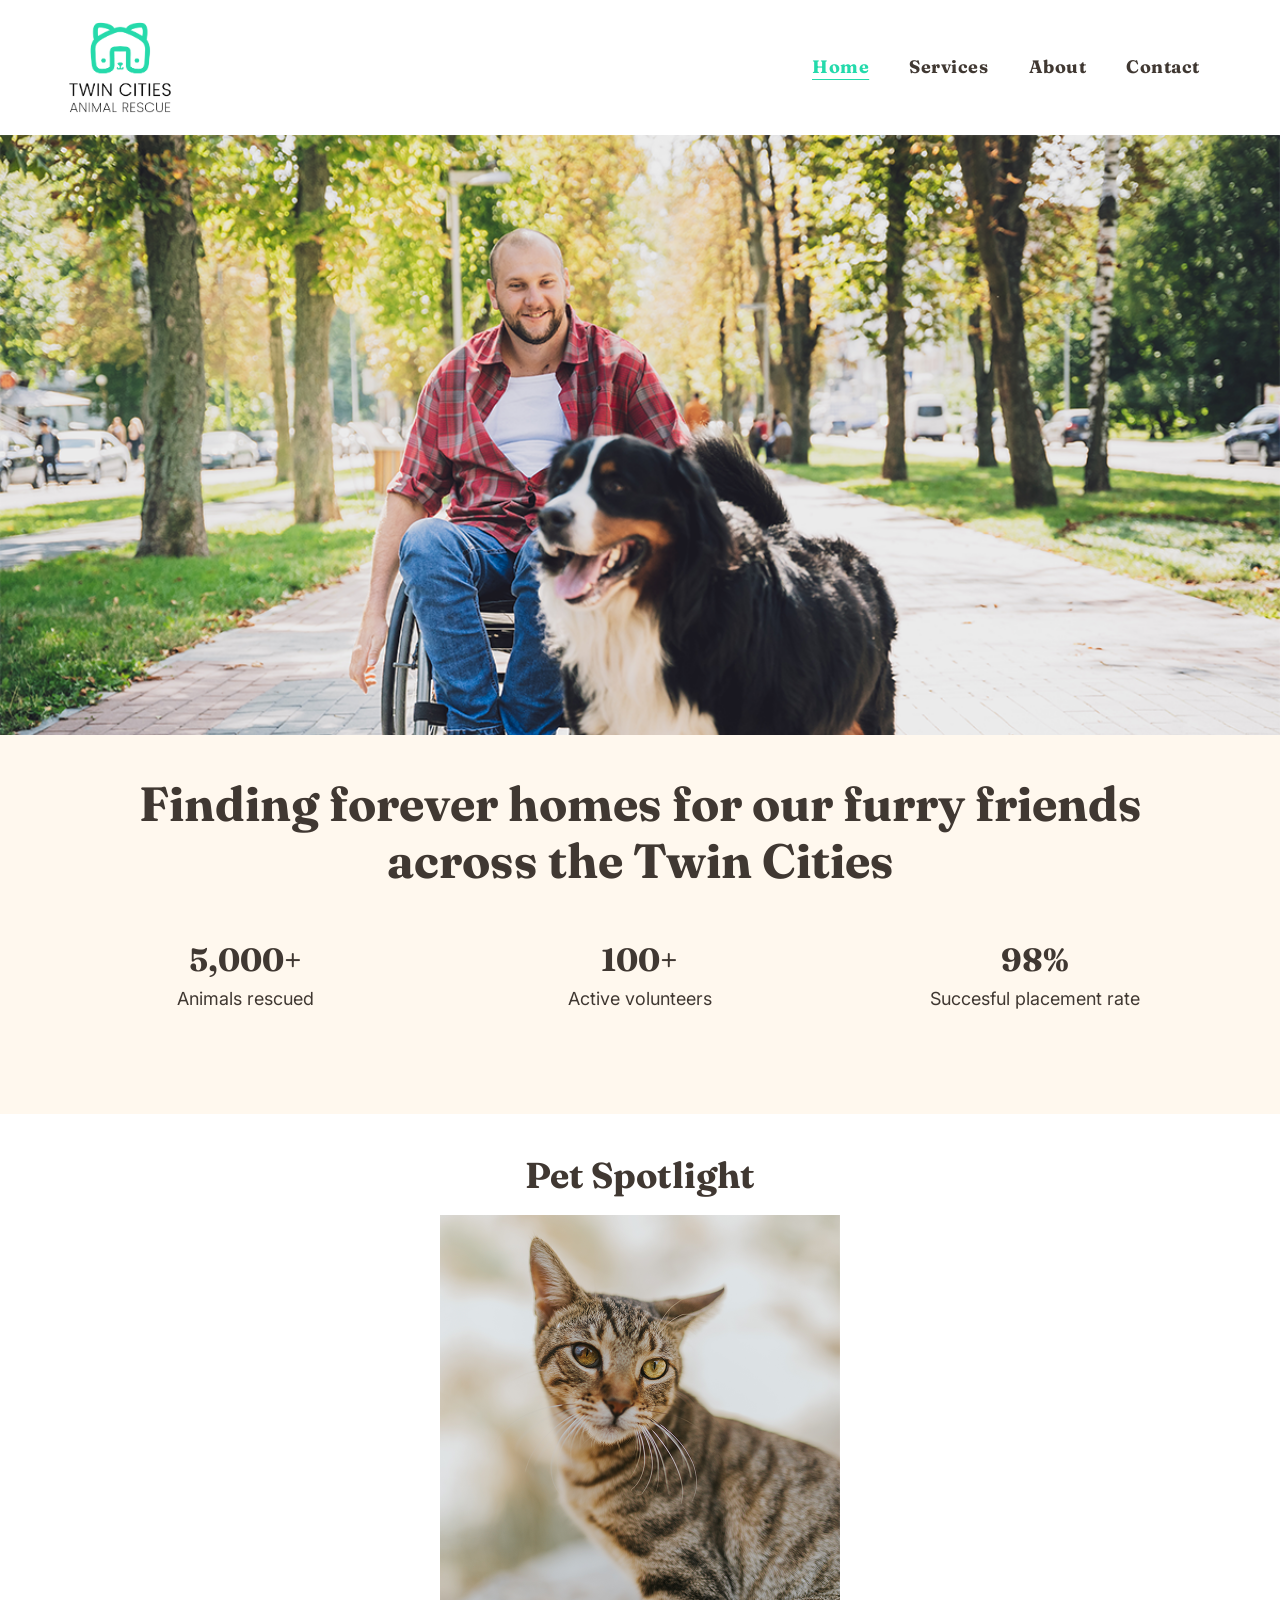
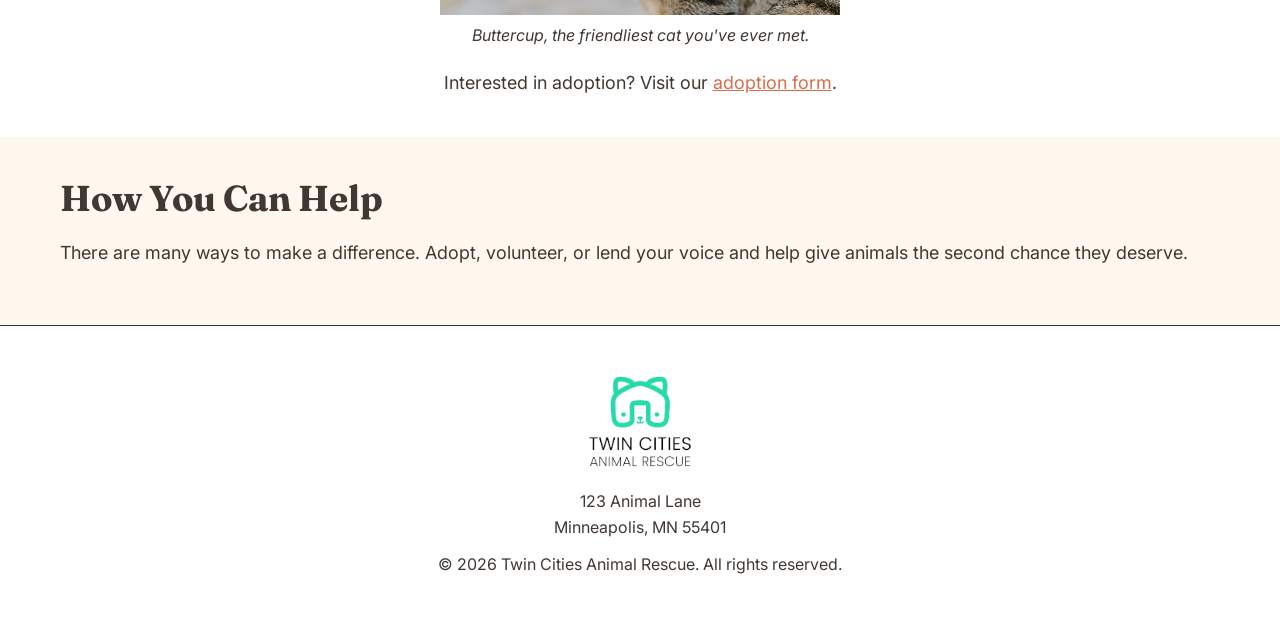
<file: index.html>
<!DOCTYPE html>
<html lang="en">
  <head>
    <meta charset="UTF-8">
    <meta name="viewport" content="width=device-width, initial-scale=1.0">
    <title>Home | Twin Cities Animal Rescue</title>
    <link rel="stylesheet" type="text/css" href="css/site.css" />
    <link rel="preconnect" href="https://fonts.googleapis.com">
    <link rel="preconnect" href="https://fonts.gstatic.com" crossorigin>
    <link href="https://fonts.googleapis.com/css2?family=Fraunces:opsz,wght@9..144,400;9..144,600;9..144,700&family=Inter:wght@400;500;600;700&display=swap" rel="stylesheet">
  </head>
  <body class="home">
    <header>
        <a class="logo" href="index.html">
            <img src="assets/images/rescue-logo_c.png" width="120" height="111" alt="Twin Cities Animal Rescue Logo" />
        </a>
        <nav>
            <ul>
                <li>
                    <a href="index.html" aria-current="page">Home</a>
                </li>
                <li>
                    <a href="services.html">Services</a>
                </li>
                <li>
                    <a href="about.html">About</a>
                </li>
                <li>
                    <a href="contact.html">Contact</a>
                </li>
            </ul>
        </nav>
    </header>
    <main>
        <picture>
            <source srcset="assets/images/rescue-feature-small_c.png 800w, assets/images/rescue-feature-large_c.png 1200w" />
            <img src="assets/images/rescue-feature-large_c" alt="Person in wheelchair alongside dog" />
        </picture>
        <section>
            <h1>Finding forever homes for our furry friends across the Twin Cities</h1>
            <dl>
                <div>
                    <dt>5,000+</dt>
                    <dd>Animals rescued</dd>
                </div>
                <div>
                    <dt>100+</dt>
                    <dd>Active volunteers</dd>
                </div>
                <div>
                    <dt>98%</dt>
                    <dd>Succesful placement rate</dd>
                </div>
            </dl>
        </section>
        <section class="spotlight">
            <h2>Pet Spotlight</h2>
            <figure>
                <img src="assets/images/rescue-pet-spotlight_c.png" alt="Close-up of cat with blurred background" />
                <figcaption>Buttercup, the friendliest cat you've ever met.</figcaption>
            </figure>
            Interested in adoption? Visit our <a href="contact.html">adoption form</a>.
        </section>
        <section>
            <h2>How You Can Help</h2>
            <p>There are many ways to make a difference. Adopt, volunteer, or lend your voice and help give animals the second chance they deserve.</p>
        </section>
    </main>
    <footer>
        <a href="index.html">
            <img src="assets/images/rescue-logo_c.png" width="120" height="111" alt="Twin Cities Animal Rescue Logo" />
        </a>
        <address>
            123 Animal Lane<br />
            Minneapolis, MN 55401
        </address>
        <p>&copy; 2026 Twin Cities Animal Rescue. All rights reserved.</p>
    </footer>
  </body>
</html>
</file>
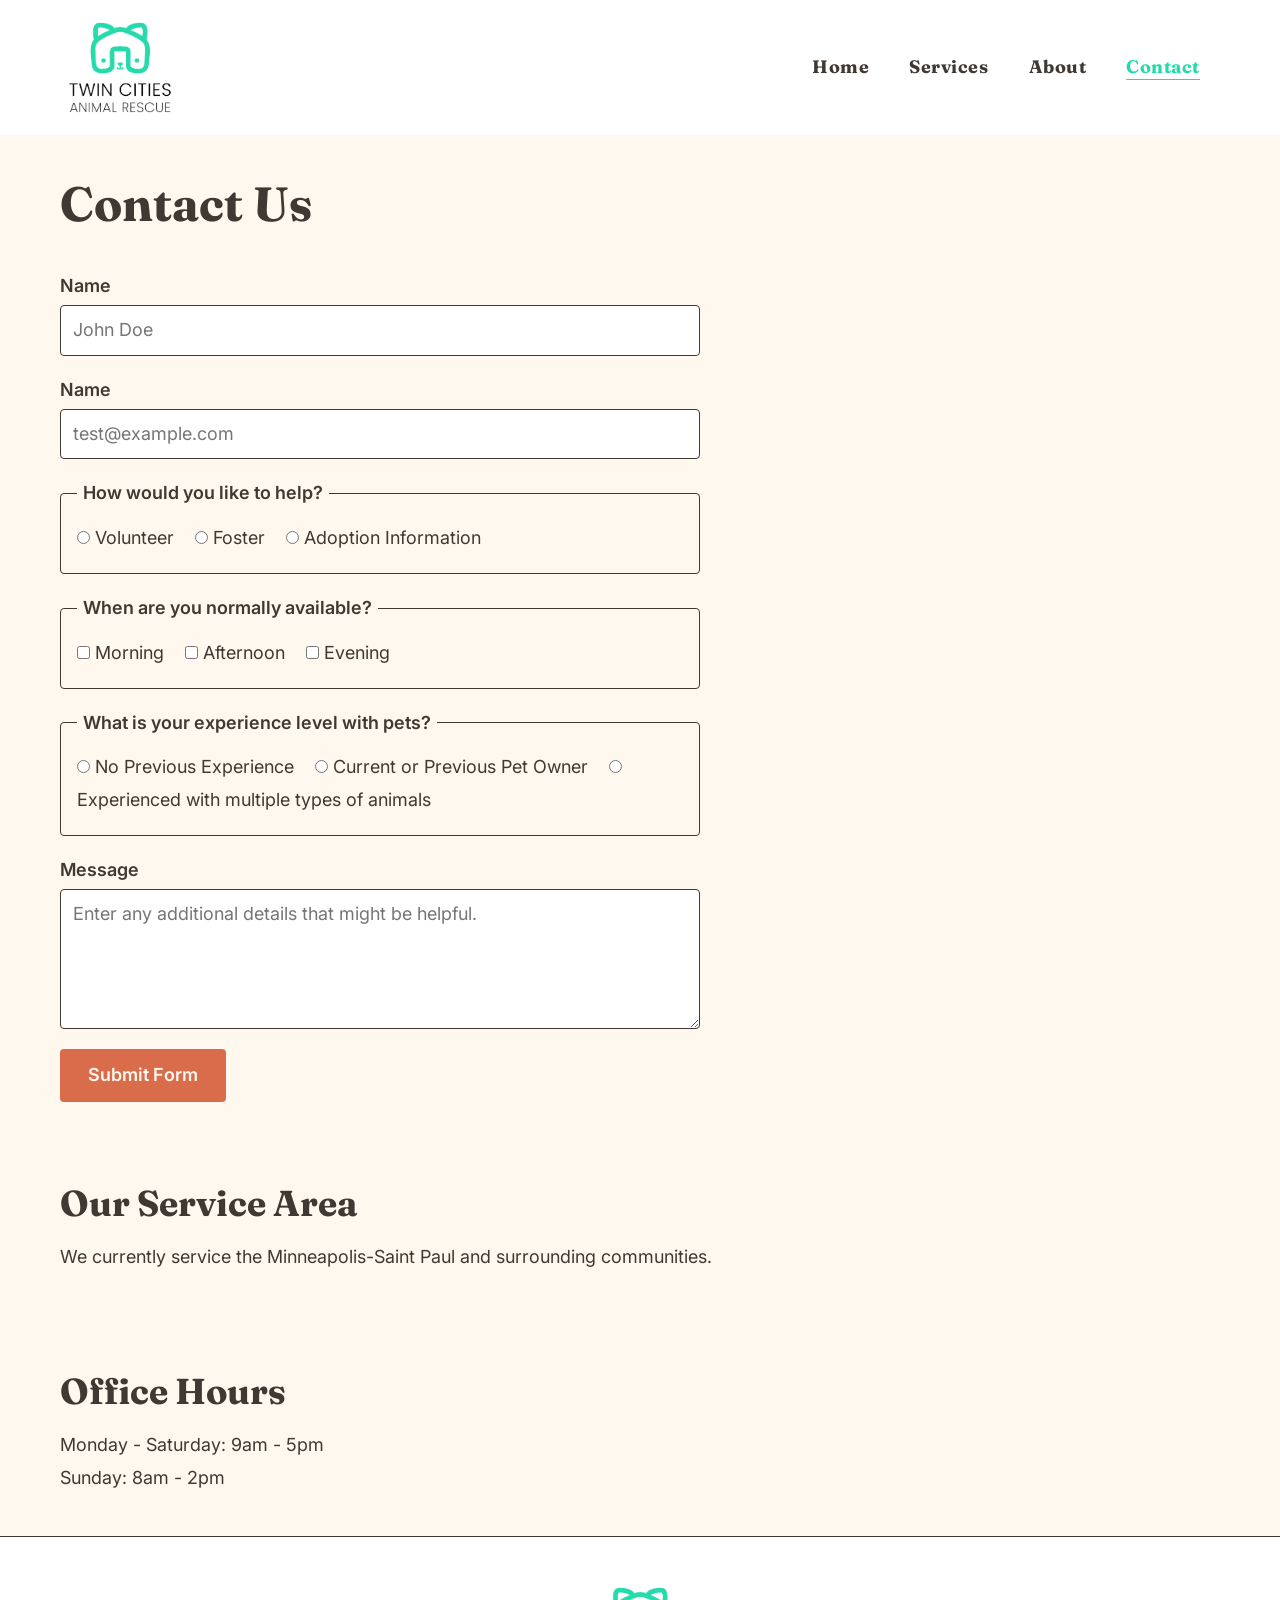
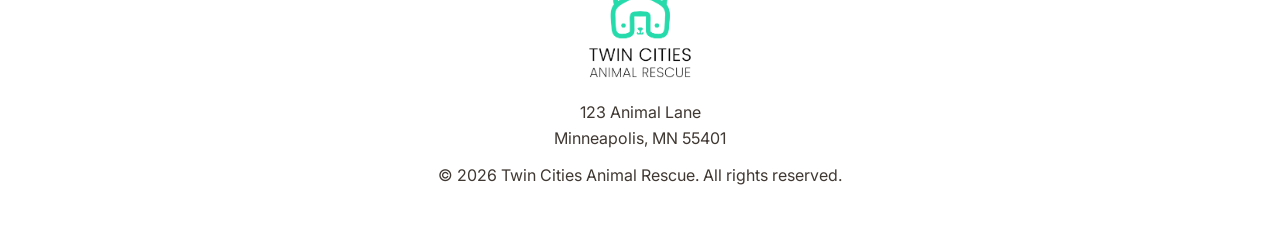
<file: contact.html>
<!DOCTYPE html>
<html lang="en">
  <head>
    <meta charset="UTF-8">
    <meta name="viewport" content="width=device-width, initial-scale=1.0">
    <title>Contact | Twin Cities Animal Rescue</title>
    <link rel="stylesheet" type="text/css" href="css/site.css" />
    <link rel="preconnect" href="https://fonts.googleapis.com">
    <link rel="preconnect" href="https://fonts.gstatic.com" crossorigin>
    <link
        href="https://fonts.googleapis.com/css2?family=Fraunces:opsz,wght@9..144,400;9..144,600;9..144,700&family=Inter:wght@400;500;600;700&display=swap"
        rel="stylesheet">
  </head>
  <body class="contact">
    <header>
        <a href="index.html">
            <img src="assets/images/rescue-logo_c.png" width="120" height="111" alt="Twin Cities Animal Rescue Logo" />
        </a>
        <nav>
            <ul>
                <li>
                    <a href="index.html">Home</a>
                </li>
                <li>
                    <a href="services.html">Services</a>
                </li>
                <li>
                    <a href="about.html">About</a>
                </li>
                <li>
                    <a href="contact.html" aria-current="page">Contact</a>
                </li>
            </ul>
        </nav>
    </header>
    <main>
        <h1>Contact Us</h1>
        <section>
            <form>
                <div>
                    <label for="name">Name</label>
                    <input type="text" id="name" name="name" placeholder="John Doe" value="" required />
                </div>
                <div>
                    <label for="email">Name</label>
                    <input type="email" id="email" name="email" placeholder="test@example.com" value="" required />
                </div>
                <fieldset>
                    <legend>How would you like to help?</legend>
                    <input type="radio" name="help" value="volunteer" id="volunteer" />
                    <label for="volunteer">Volunteer</label>
                    <input type="radio" name="help" value="foster" id="foster" />
                    <label for="foster">Foster</label>
                    <input type="radio" name="help" value="adoption_information" id="adoption" />
                    <label for="adoption">Adoption Information</label>
                </fieldset>
                <fieldset>
                    <legend>When are you normally available?</legend>
                    <input type="checkbox" name="available" value="morning" id="morning" />
                    <label for="morning">Morning</label>
                    <input type="checkbox" name="available" value="afternoon" id="afternoon" />
                    <label for="afternoon">Afternoon</label>
                    <input type="checkbox" name="available" value="evening" id="evening" />
                    <label for="evening">Evening</label>
                </fieldset>
                <fieldset>
                    <legend>What is your experience level with pets?</legend>
                    <input type="radio" name="experience" value="none" id="none" />
                    <label for="none">No Previous Experience</label>
                    <input type="radio" name="experience" value="owner" id="owner" />
                    <label for="owner">Current or Previous Pet Owner</label>
                    <input type="radio" name="experience" value="experienced_multiple" id="experienced" />
                    <label for="experienced">Experienced with multiple types of animals</label>
                </fieldset>
                <div>
                    <label for="message">Message</label>
                    <textarea name="message" id="message" placeholder="Enter any additional details that might be helpful."></textarea>
                </div>
                <button>Submit Form</button>
            </form>
        </section>
        <section>
            <h2>Our Service Area</h2>
            <p>We currently service the Minneapolis-Saint Paul and surrounding communities.</p>
        </section>
        <section>
            <h2>Office Hours</h2>
            <ul>
                <li>Monday - Saturday: 9am - 5pm</li>
                <li>Sunday: 8am - 2pm</li>
            </ul>
        </section>
    </main>
    <footer>
        <a href="index.html">
            <img src="assets/images/rescue-logo_c.png" width="120" height="111" alt="Twin Cities Animal Rescue Logo" />
        </a>
        <address>
            123 Animal Lane<br />
            Minneapolis, MN 55401
        </address>
        <p>&copy; 2026 Twin Cities Animal Rescue. All rights reserved.</p>
    </footer>
  </body>
</html>
</file>
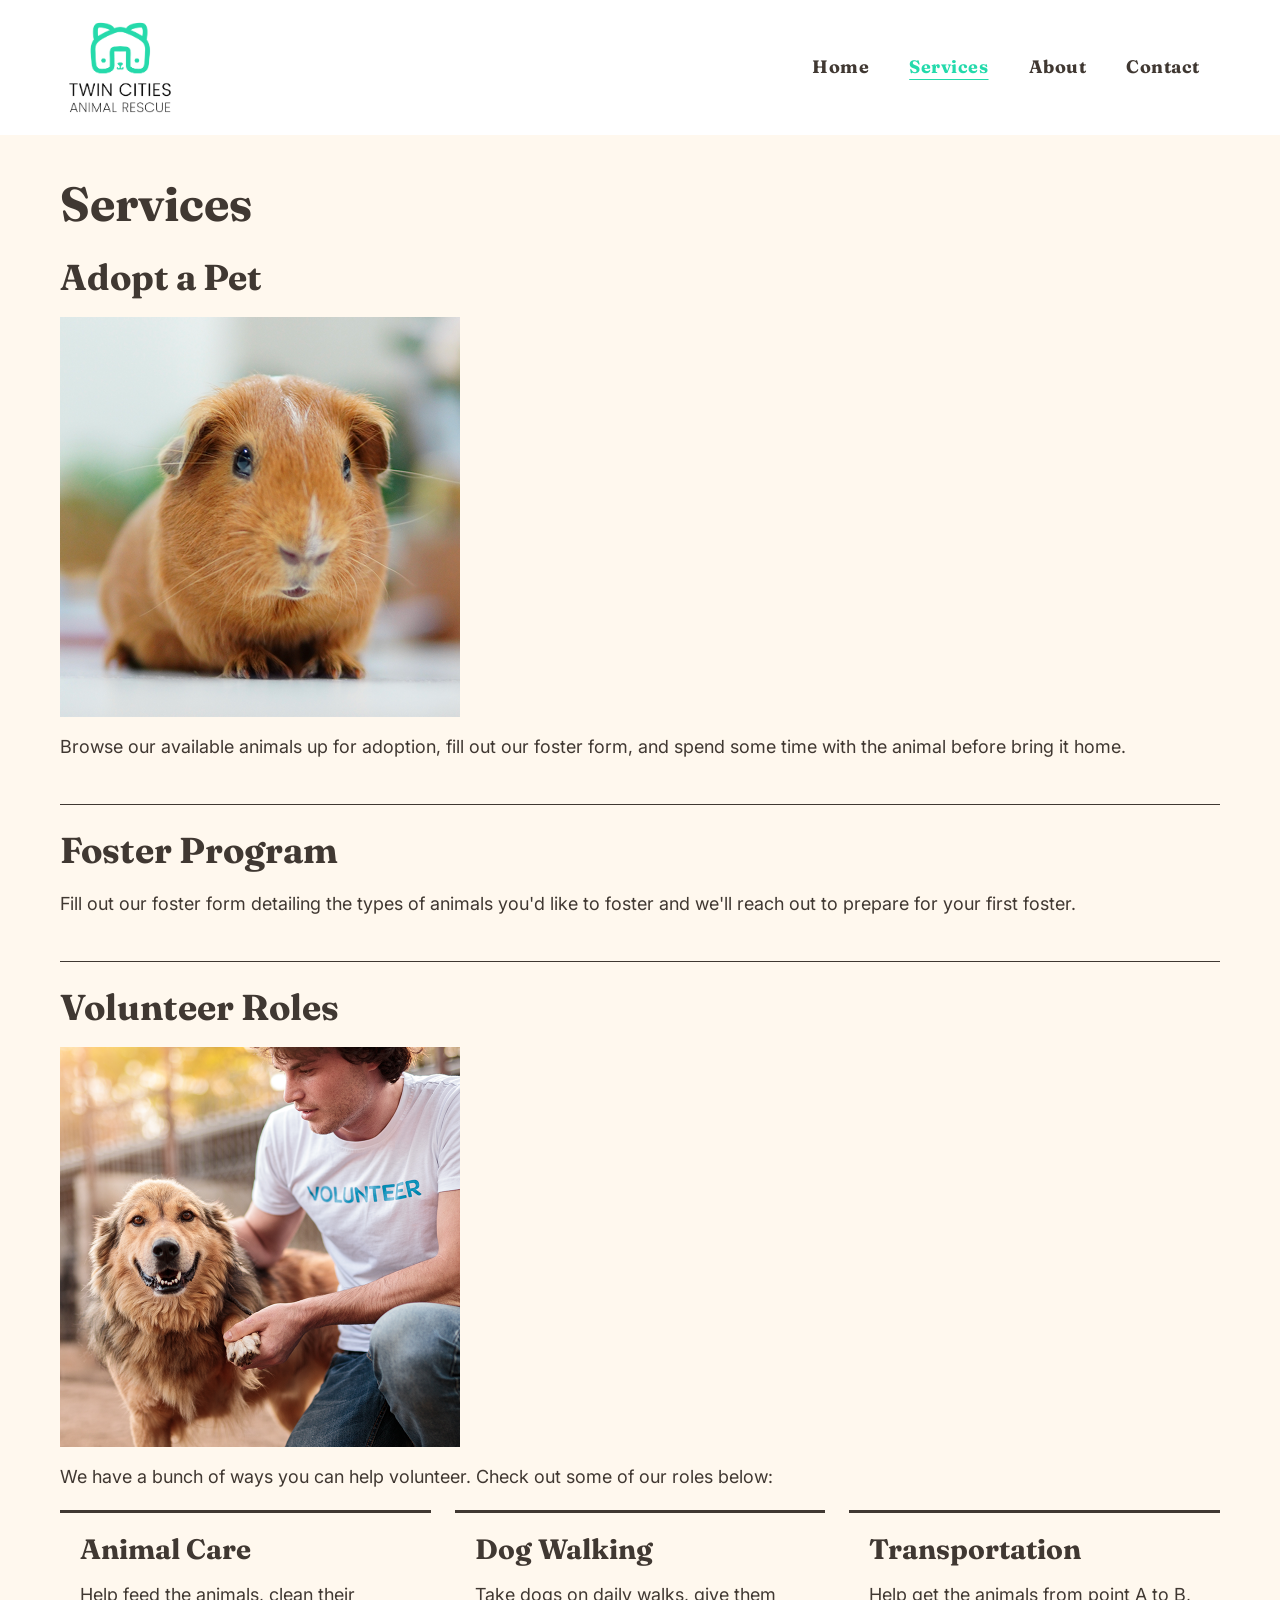
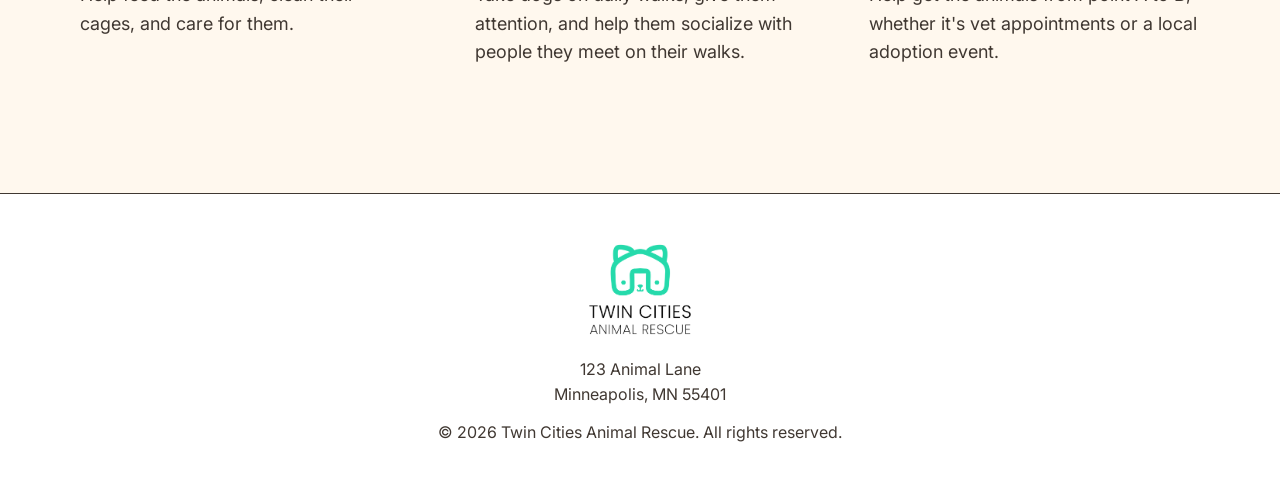
<file: services.html>
<!DOCTYPE html>
<html lang="en">
  <head>
    <meta charset="UTF-8">
    <meta name="viewport" content="width=device-width, initial-scale=1.0">
    <title>Services | Twin Cities Animal Rescue</title>
    <link rel="stylesheet" type="text/css" href="css/site.css" />
    <link rel="preconnect" href="https://fonts.googleapis.com">
    <link rel="preconnect" href="https://fonts.gstatic.com" crossorigin>
    <link
        href="https://fonts.googleapis.com/css2?family=Fraunces:opsz,wght@9..144,400;9..144,600;9..144,700&family=Inter:wght@400;500;600;700&display=swap"
        rel="stylesheet">
  </head>
  <body class="services">
    <header>
        <a href="index.html">
            <img src="assets/images/rescue-logo_c.png" width="120" height="111" alt="Twin Cities Animal Rescue Logo" />
        </a>
        <nav>
            <ul>
                <li>
                    <a href="index.html">Home</a>
                </li>
                <li>
                    <a href="services.html" aria-current="page">Services</a>
                </li>
                <li>
                    <a href="about.html">About</a>
                </li>
                <li>
                    <a href="contact.html">Contact</a>
                </li>
            </ul>
        </nav>
    </header>
    <main>
        <section>
            <h1>Services</h1>
            <ul>
                <li>
                    <h2>Adopt a Pet</h2>
                    <img src="assets/images/rescue-pet_c.png" alt="Close-up of guinea pig with blurred background" />
                    <p>Browse our available animals up for adoption, fill out our foster form, and spend some time with the animal before bring it home.</p>
                </li>
                <li>
                    <h2>Foster Program</h2>
                    <p>Fill out our foster form detailing the types of animals you'd like to foster and we'll reach out to prepare for your first foster.</p>
                </li>
                <li>
                    <h2>Volunteer Roles</h2>
                    <img src="assets/images/rescue-volunteer_c.png" alt="Volunteer petting dog" />
                    <p>We have a bunch of ways you can help volunteer. Check out some of our roles below:</p>
                    <ul>
                        <li>
                            <h3>Animal Care</h3>
                            <p>Help feed the animals, clean their cages, and care for them.</p>
                        </li>
                        <li>
                            <h3>Dog Walking</h3>
                            <p>Take dogs on daily walks, give them attention, and help them socialize with people they meet on their walks.</p>
                        </li>
                        <li>
                            <h3>Transportation</h3>
                            <p>Help get the animals from point A to B, whether it's vet appointments or a local adoption event.</p>
                        </li>
                    </ul>
                </li>
            </ul>
        </section>
    </main>
    <footer>
        <a href="index.html">
            <img src="assets/images/rescue-logo_c.png" width="120" height="111" alt="Twin Cities Animal Rescue Logo" />
        </a>
        <address>
            123 Animal Lane<br />
            Minneapolis, MN 55401
        </address>
        <p>&copy; 2026 Twin Cities Animal Rescue. All rights reserved.</p>
    </footer>
  </body>
</html>
</file>
<file: css/site.css>
* {
  margin: 0;
  padding: 0;
  box-sizing: border-box;
}

:root {
  --beige: #fff8ee;
  --orange: #d96c4a;
  --green: #23daab;
  --brown: #403832;
  --white: #ffffff;
}

body {
  font-family: "Inter", sans-serif;
  font-size: 16px;
  line-height: 1.6;
  color: var(--brown);
}

img,
video {
  display: block;
  max-width: 100%;
  height: auto;
}

audio {
  display: block;
  width: 100%;
}

h1,
h2,
h3,
h4,
h5,
h6 {
  font-family: "Fraunces", serif;
  color: var(--brown);
  line-height: 1.2;
  margin-bottom: 0.5em;
}

h1 {
  font-size: 36px;
}

h2 {
  font-size: 28px;
}

h3 {
  font-size: 22px;
}

p {
  margin-bottom: 1em;
}

a {
  color: var(--orange);
}

a:hover {
  color: var(--brown);
}

header {
  display: flex;
  flex-direction: column;
  align-items: center;
  max-width: 1200px;
  margin: 0 auto;
  padding: 12px 20px;
}

header .logo {
  display: block;
}

header nav ul {
  display: flex;
  flex-wrap: wrap;
  justify-content: center;
  list-style: none;
}

header nav a {
  font-family: "Fraunces", serif;
  display: block;
  padding: 8px 12px;
  font-weight: 700;
  color: var(--brown);
  letter-spacing: 0.03em;
  text-decoration: none;
}

header nav a:hover {
  color: var(--green);
}

header nav a[aria-current="page"] {
  color: var(--green);
  text-decoration: underline;
  text-underline-offset: 6px;
}

main {
  background-color: var(--beige);
}

main > section,
main > h1 {
  max-width: 1200px;
  margin: 0 auto;
  padding: 32px 20px;
}

main > h1 {
  padding-bottom: 0;
  margin-bottom: 0;
}

main section ul {
  list-style: none;
}

main section li {
  margin-bottom: 24px;
}

main section li img {
  margin-bottom: 16px;
}

video,
audio {
  margin-bottom: 24px;
}

figure {
  margin-bottom: 20px;
}

figcaption {
  font-size: 14px;
  font-style: italic;
  color: var(--brown);
  margin-top: 8px;
}

form > div {
  margin-bottom: 20px;
}

label {
  display: inline-block;
  margin-bottom: 4px;
  font-weight: 600;
}

input[type="text"],
input[type="email"],
textarea {
  display: block;
  width: 100%;
  padding: 10px 12px;
  font: inherit;
  color: var(--brown);
  border: 1px solid var(--brown);
  border-radius: 4px;
}

textarea {
  min-height: 140px;
}

input:focus,
textarea:focus {
  outline: 2px solid var(--orange);
  outline-offset: 1px;
}

fieldset {
  margin-bottom: 20px;
  padding: 16px;
  border: 1px solid var(--brown);
  border-radius: 4px;
}

legend {
  padding: 0 6px;
  font-weight: 600;
}

fieldset label {
  font-weight: 400;
  margin-right: 16px;
}

button {
  padding: 12px 28px;
  font: inherit;
  font-weight: 600;
  color: var(--beige);
  background-color: var(--orange);
  border: none;
  border-radius: 4px;
  cursor: pointer;
}

button:hover {
  background-color: var(--brown);
}

footer {
  padding: 40px 20px;
  border-top: 1px solid var(--brown);
  text-align: center;
  font-size: 14px;
}

footer a img {
  margin: 0 auto;
}

footer address {
  font-style: normal;
  margin: 12px 0;
}

.home picture img {
  width: 100%;
  max-height: 600px;
  object-fit: cover;
  object-position: top;
}

.home h1 {
  text-align: center;
}

.spotlight {
  text-align: center;
  max-width: none;
  background-color: var(--white);
}

.spotlight img {
  max-width: min(100%, 400px);
  margin: 0 auto;
}

.home dl {
  padding: 20px 0 40px;
  display: grid;
  gap: 24px;
  text-align: center;
}

.home dl dt {
  font-family: "Fraunces", serif;
  font-weight: 700;
  font-size: 28px;
}

.about section ul,
.services section ul ul {
  display: grid;
  gap: 24px;
}

.about section li,
.services section ul ul li {
  margin-bottom: 0;
  padding: 20px;
  border-top: 3px solid var(--brown);
}

.services img {
  max-width: min(100%, 400px);
}

.services section > ul > li {
  padding-bottom: 24px;
  border-bottom: 1px solid var(--brown);
}

.services section > ul > li:last-child {
  border-bottom: none;
}

.contact form {
  max-width: 640px;
}

.contact section ul li {
  margin-bottom: 4px;
}

@media (min-width: 768px) {
  body {
    font-size: 18px;
  }

  h1 {
    font-size: 48px;
  }

  h2 {
    font-size: 36px;
  }

  h3 {
    font-size: 28px;
  }

  header {
    flex-direction: row;
    justify-content: space-between;
  }

  header nav a {
    padding: 8px 20px;
  }

  main > section,
  main > h1 {
    padding: 40px 20px;
  }

  main > h1 {
    padding-bottom: 0;
  }

  footer,
  figcaption {
    font-size: 16px;
  }

  .home dl {
    grid-template-columns: repeat(3, 1fr);
    padding: 20px 0 60px;
  }

  .home dl dt {
    font-size: 32px;
  }

  .about section ul,
  .services section ul ul {
    grid-template-columns: repeat(3, 1fr);
  }
}
</file>
